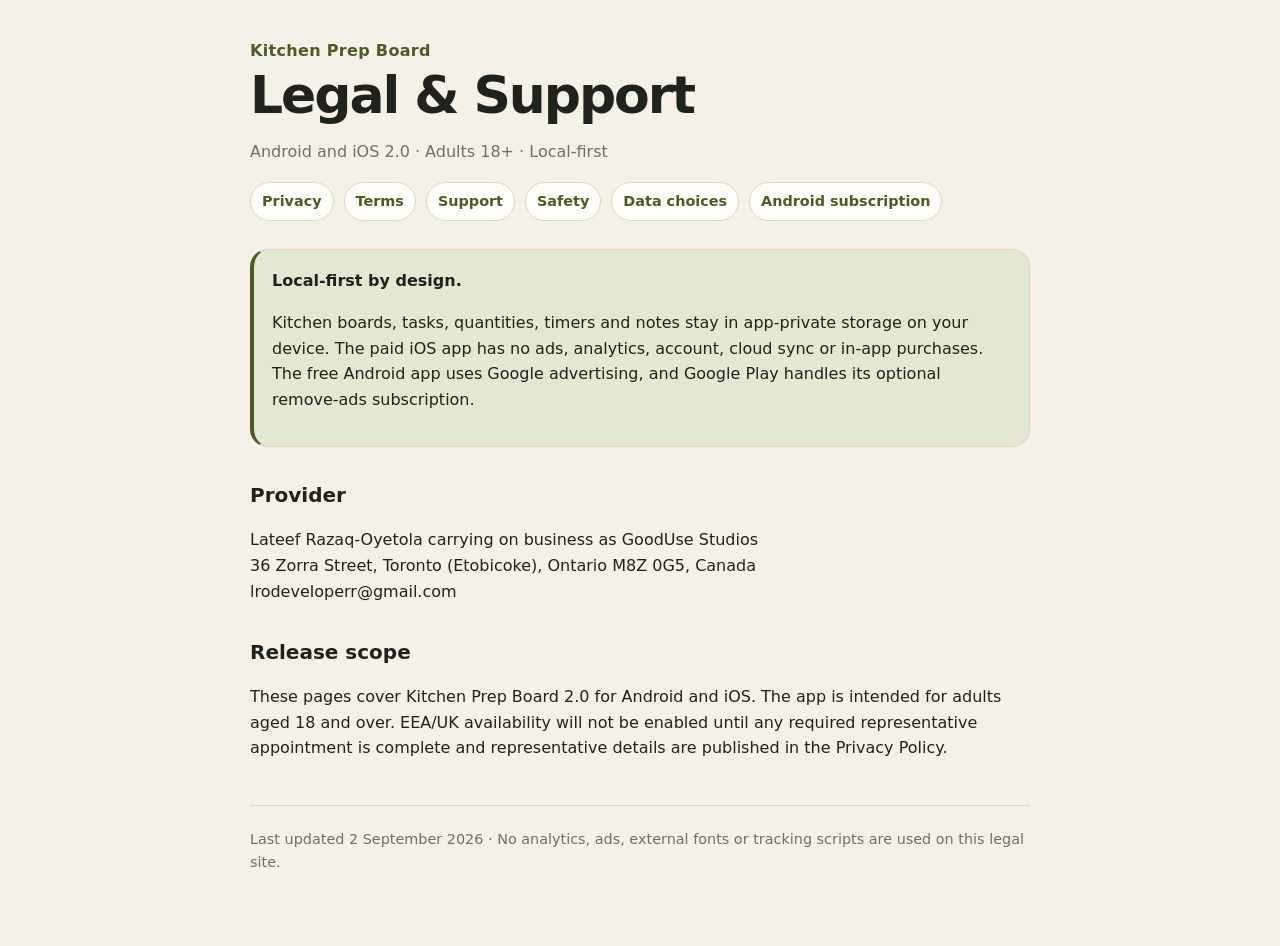
<file: docs/index.html>
<!doctype html><html lang="en"><head><meta charset="utf-8"><meta name="viewport" content="width=device-width,initial-scale=1"><meta name="description" content="Kitchen Prep Board legal, privacy and support information"><title>Kitchen Prep Board · Legal & Support</title><link rel="stylesheet" href="./assets/style.css"></head><body><main><header><div class="brand">Kitchen Prep Board</div><h1>Legal & Support</h1><p class="muted">Android and iOS 2.0 · Adults 18+ · Local-first</p><nav class="nav"><a href="./privacy/">Privacy</a><a href="./terms/">Terms</a><a href="./support/">Support</a><a href="./safety/">Safety</a><a href="./data-choices/">Data choices</a><a href="./subscription/">Android subscription</a></nav></header><section class="card notice"><strong>Local-first by design.</strong><p>Kitchen boards, tasks, quantities, timers and notes stay in app-private storage on your device. The paid iOS app has no ads, analytics, account, cloud sync or in-app purchases. The free Android app uses Google advertising, and Google Play handles its optional remove-ads subscription.</p></section><h2>Provider</h2><p class="contact">Lateef Razaq-Oyetola carrying on business as GoodUse Studios<br>36 Zorra Street, Toronto (Etobicoke), Ontario M8Z 0G5, Canada<br>lrodeveloperr@gmail.com</p><h2>Release scope</h2><p>These pages cover Kitchen Prep Board 2.0 for Android and iOS. The app is intended for adults aged 18 and over. EEA/UK availability will not be enabled until any required representative appointment is complete and representative details are published in the Privacy Policy.</p><footer>Last updated 2 September 2026 · No analytics, ads, external fonts or tracking scripts are used on this legal site.</footer></main></body></html>
</file>
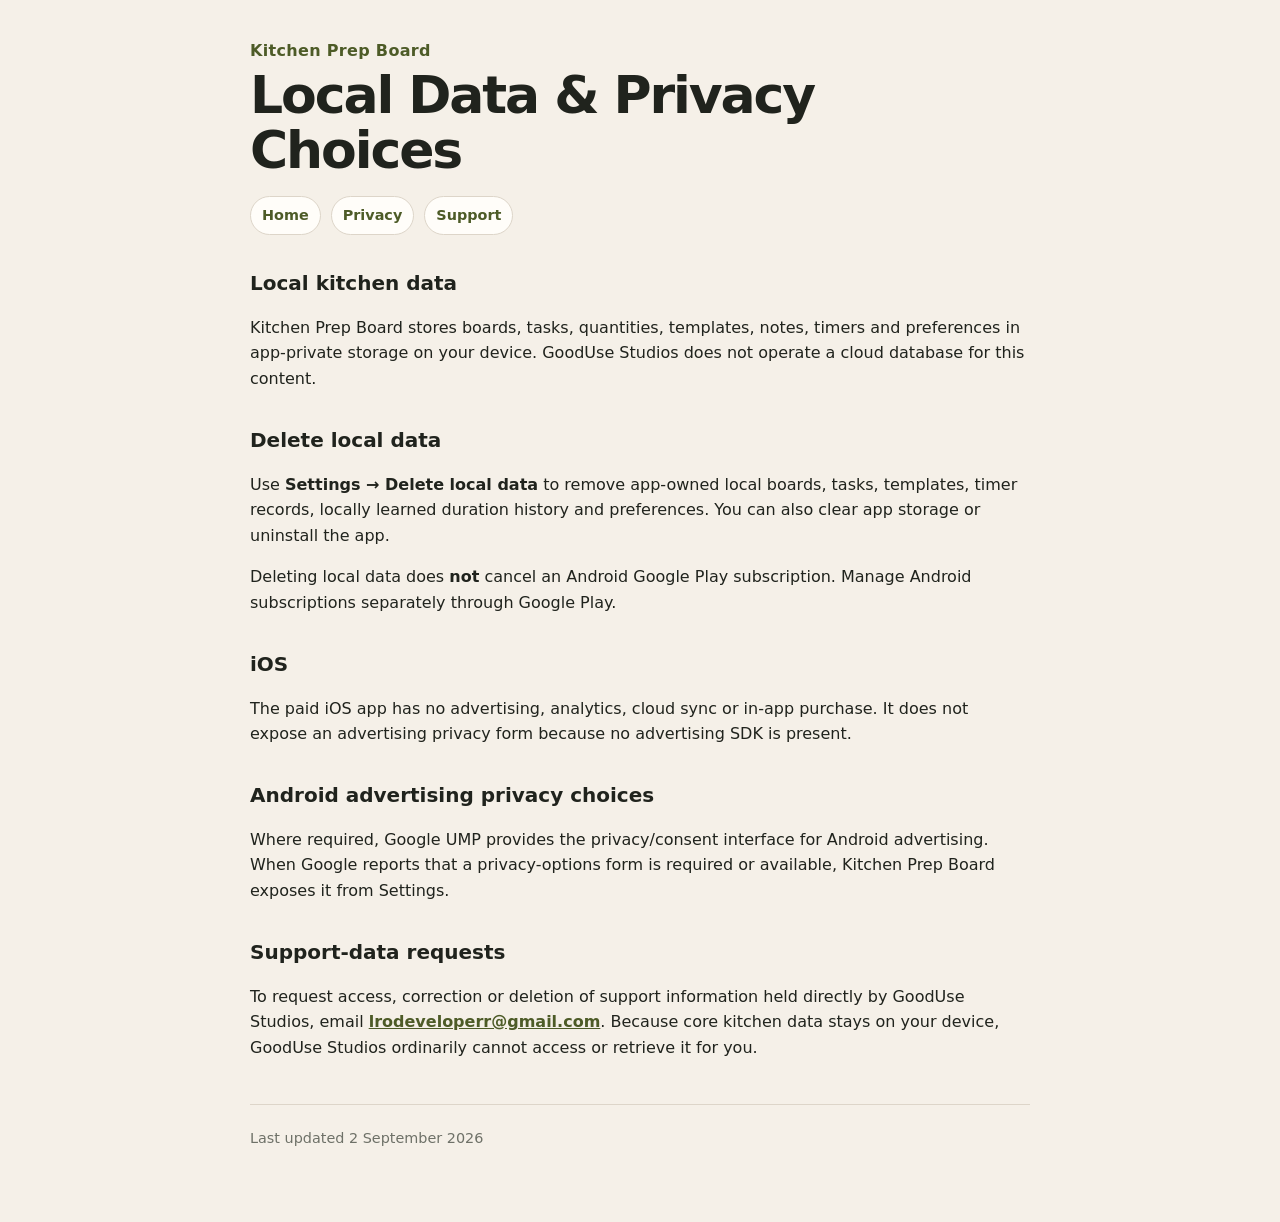
<file: docs/data-choices/index.html>
<!doctype html><html lang="en"><head><meta charset="utf-8"><meta name="viewport" content="width=device-width,initial-scale=1"><title>Local Data & Privacy Choices · Kitchen Prep Board</title><link rel="stylesheet" href="../assets/style.css"></head><body><main><header><div class="brand">Kitchen Prep Board</div><h1>Local Data & Privacy Choices</h1><nav class="nav"><a href="../">Home</a><a href="../privacy/">Privacy</a><a href="../support/">Support</a></nav></header><h2>Local kitchen data</h2><p>Kitchen Prep Board stores boards, tasks, quantities, templates, notes, timers and preferences in app-private storage on your device. GoodUse Studios does not operate a cloud database for this content.</p><h2>Delete local data</h2><p>Use <strong>Settings → Delete local data</strong> to remove app-owned local boards, tasks, templates, timer records, locally learned duration history and preferences. You can also clear app storage or uninstall the app.</p><p>Deleting local data does <strong>not</strong> cancel an Android Google Play subscription. Manage Android subscriptions separately through Google Play.</p><h2>iOS</h2><p>The paid iOS app has no advertising, analytics, cloud sync or in-app purchase. It does not expose an advertising privacy form because no advertising SDK is present.</p><h2>Android advertising privacy choices</h2><p>Where required, Google UMP provides the privacy/consent interface for Android advertising. When Google reports that a privacy-options form is required or available, Kitchen Prep Board exposes it from Settings.</p><h2>Support-data requests</h2><p>To request access, correction or deletion of support information held directly by GoodUse Studios, email <a href="mailto:lrodeveloperr@gmail.com?subject=Kitchen%20Prep%20Board%20Privacy%20Request">lrodeveloperr@gmail.com</a>. Because core kitchen data stays on your device, GoodUse Studios ordinarily cannot access or retrieve it for you.</p><footer>Last updated 2 September 2026</footer></main></body></html>
</file>
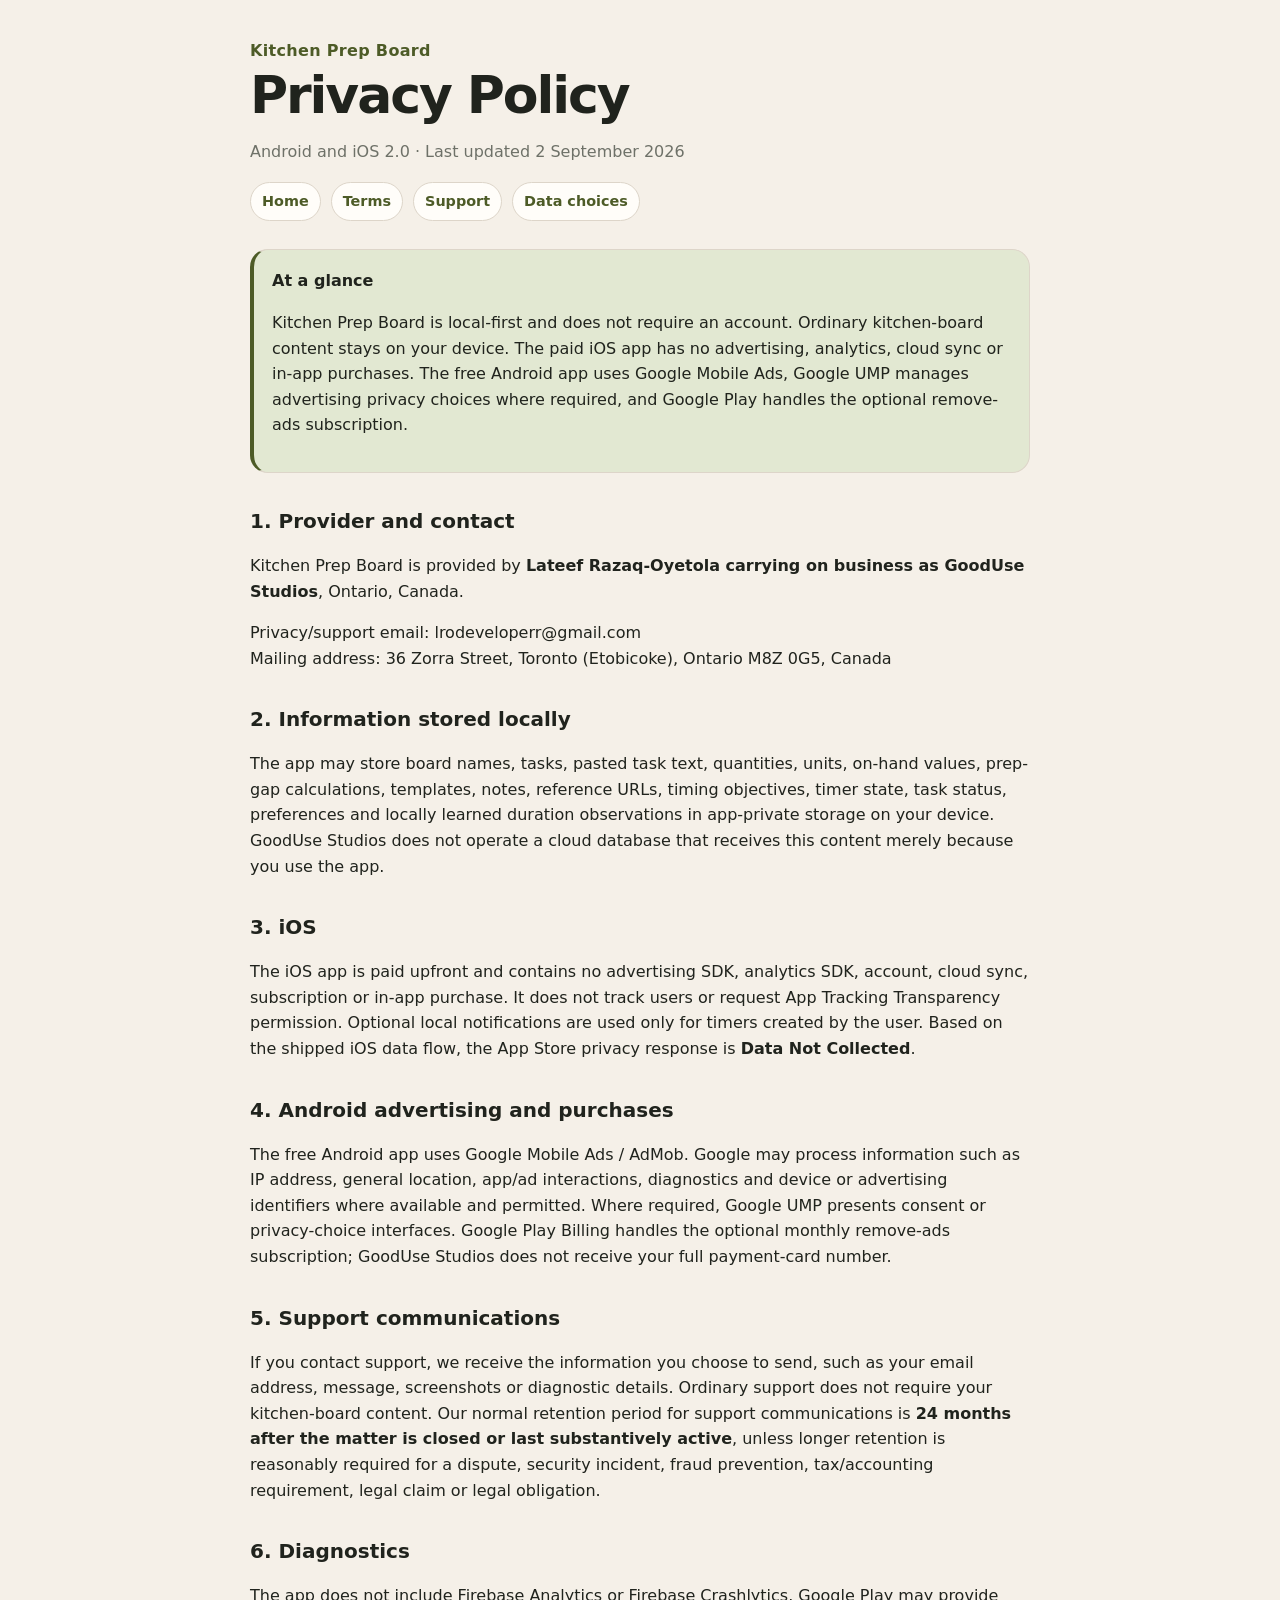
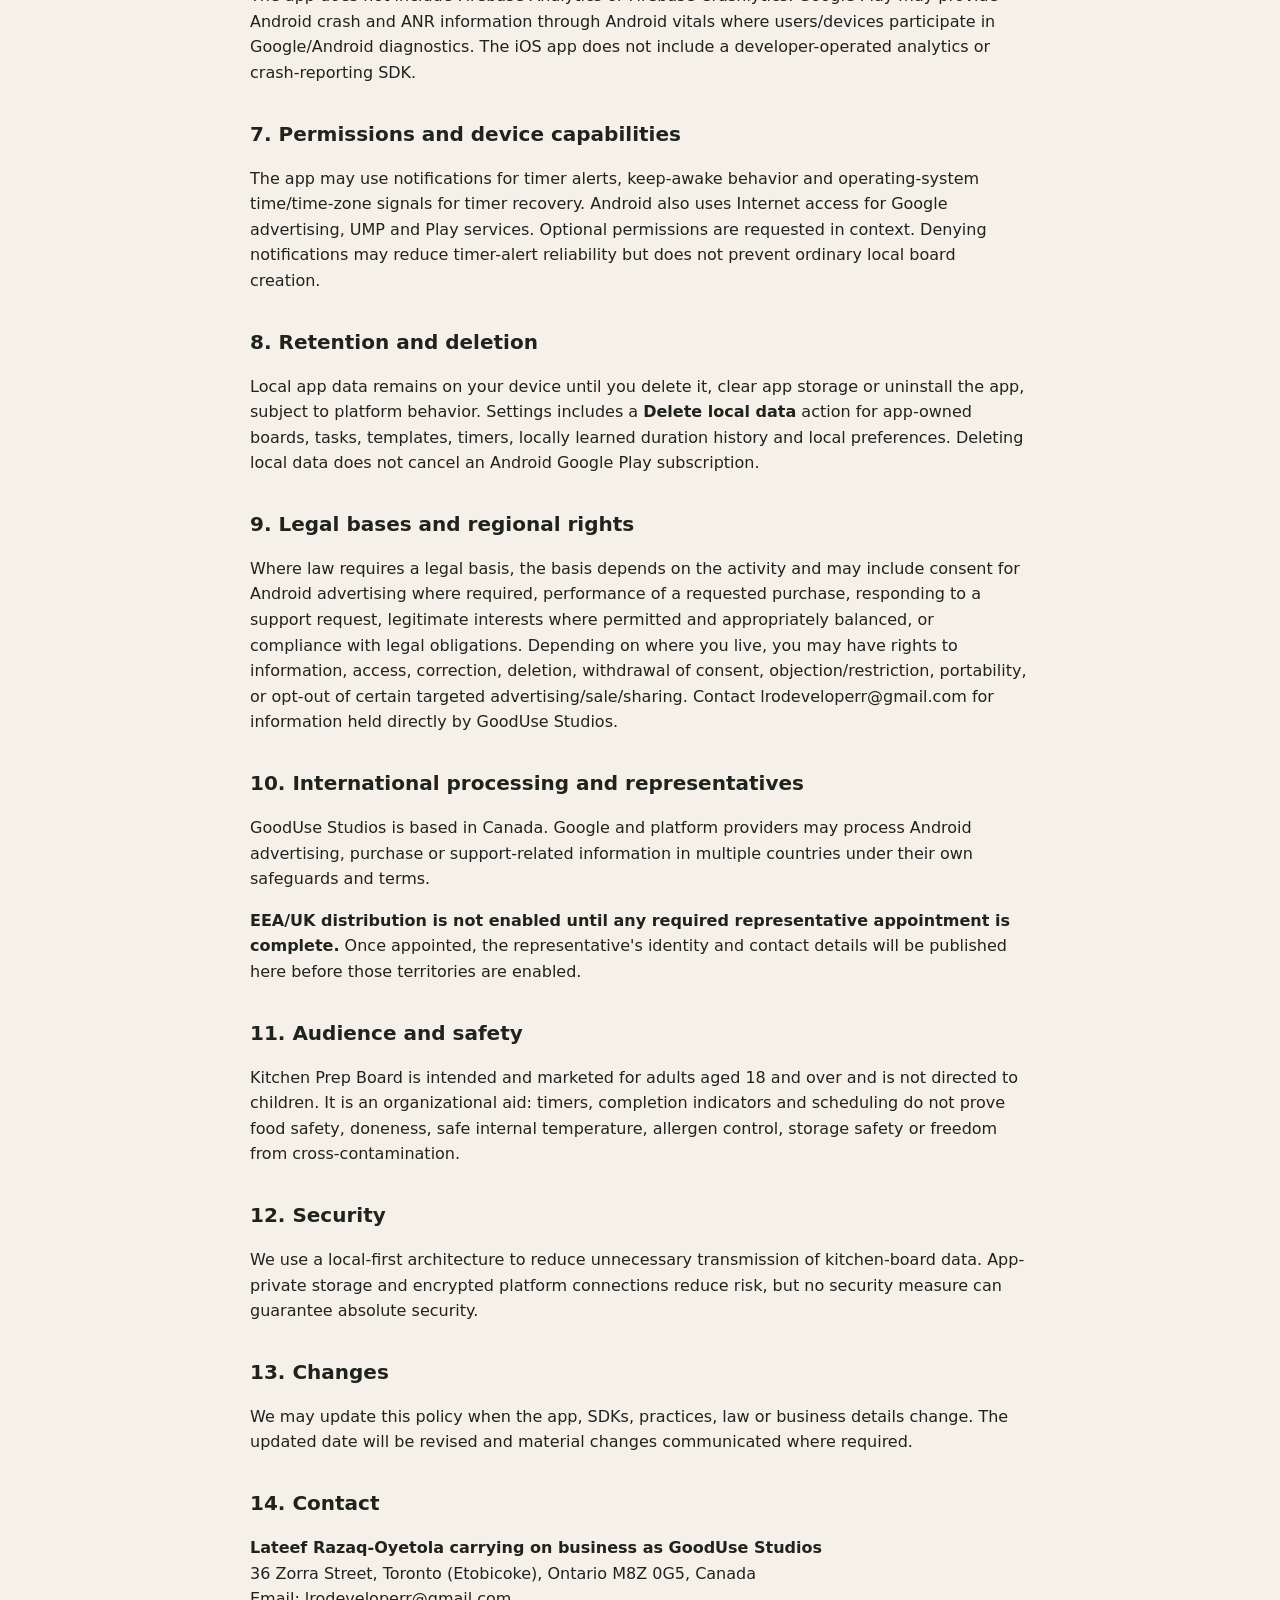
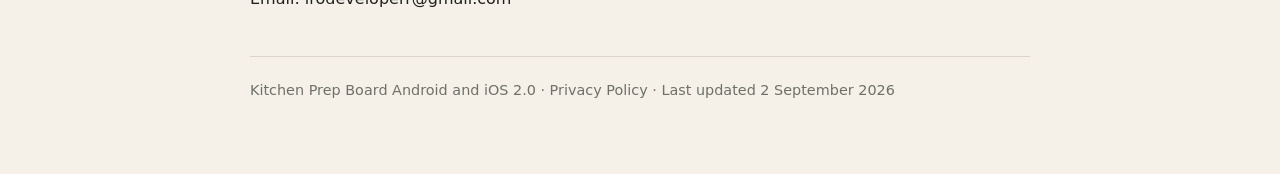
<file: docs/privacy/index.html>
<!doctype html><html lang="en"><head><meta charset="utf-8"><meta name="viewport" content="width=device-width,initial-scale=1"><meta name="description" content="Kitchen Prep Board Privacy Policy"><title>Privacy Policy · Kitchen Prep Board</title><link rel="stylesheet" href="../assets/style.css"></head><body><main><header><div class="brand">Kitchen Prep Board</div><h1>Privacy Policy</h1><p class="muted">Android and iOS 2.0 · Last updated 2 September 2026</p><nav class="nav"><a href="../">Home</a><a href="../terms/">Terms</a><a href="../support/">Support</a><a href="../data-choices/">Data choices</a></nav></header><section class="card notice"><strong>At a glance</strong><p>Kitchen Prep Board is local-first and does not require an account. Ordinary kitchen-board content stays on your device. The paid iOS app has no advertising, analytics, cloud sync or in-app purchases. The free Android app uses Google Mobile Ads, Google UMP manages advertising privacy choices where required, and Google Play handles the optional remove-ads subscription.</p></section><h2>1. Provider and contact</h2><p>Kitchen Prep Board is provided by <strong>Lateef Razaq-Oyetola carrying on business as GoodUse Studios</strong>, Ontario, Canada.</p><p class="contact">Privacy/support email: lrodeveloperr@gmail.com<br>Mailing address: 36 Zorra Street, Toronto (Etobicoke), Ontario M8Z 0G5, Canada</p><h2>2. Information stored locally</h2><p>The app may store board names, tasks, pasted task text, quantities, units, on-hand values, prep-gap calculations, templates, notes, reference URLs, timing objectives, timer state, task status, preferences and locally learned duration observations in app-private storage on your device. GoodUse Studios does not operate a cloud database that receives this content merely because you use the app.</p><h2>3. iOS</h2><p>The iOS app is paid upfront and contains no advertising SDK, analytics SDK, account, cloud sync, subscription or in-app purchase. It does not track users or request App Tracking Transparency permission. Optional local notifications are used only for timers created by the user. Based on the shipped iOS data flow, the App Store privacy response is <strong>Data Not Collected</strong>.</p><h2>4. Android advertising and purchases</h2><p>The free Android app uses Google Mobile Ads / AdMob. Google may process information such as IP address, general location, app/ad interactions, diagnostics and device or advertising identifiers where available and permitted. Where required, Google UMP presents consent or privacy-choice interfaces. Google Play Billing handles the optional monthly remove-ads subscription; GoodUse Studios does not receive your full payment-card number.</p><h2>5. Support communications</h2><p>If you contact support, we receive the information you choose to send, such as your email address, message, screenshots or diagnostic details. Ordinary support does not require your kitchen-board content. Our normal retention period for support communications is <strong>24 months after the matter is closed or last substantively active</strong>, unless longer retention is reasonably required for a dispute, security incident, fraud prevention, tax/accounting requirement, legal claim or legal obligation.</p><h2>6. Diagnostics</h2><p>The app does not include Firebase Analytics or Firebase Crashlytics. Google Play may provide Android crash and ANR information through Android vitals where users/devices participate in Google/Android diagnostics. The iOS app does not include a developer-operated analytics or crash-reporting SDK.</p><h2>7. Permissions and device capabilities</h2><p>The app may use notifications for timer alerts, keep-awake behavior and operating-system time/time-zone signals for timer recovery. Android also uses Internet access for Google advertising, UMP and Play services. Optional permissions are requested in context. Denying notifications may reduce timer-alert reliability but does not prevent ordinary local board creation.</p><h2>8. Retention and deletion</h2><p>Local app data remains on your device until you delete it, clear app storage or uninstall the app, subject to platform behavior. Settings includes a <strong>Delete local data</strong> action for app-owned boards, tasks, templates, timers, locally learned duration history and local preferences. Deleting local data does not cancel an Android Google Play subscription.</p><h2>9. Legal bases and regional rights</h2><p>Where law requires a legal basis, the basis depends on the activity and may include consent for Android advertising where required, performance of a requested purchase, responding to a support request, legitimate interests where permitted and appropriately balanced, or compliance with legal obligations. Depending on where you live, you may have rights to information, access, correction, deletion, withdrawal of consent, objection/restriction, portability, or opt-out of certain targeted advertising/sale/sharing. Contact lrodeveloperr@gmail.com for information held directly by GoodUse Studios.</p><h2>10. International processing and representatives</h2><p>GoodUse Studios is based in Canada. Google and platform providers may process Android advertising, purchase or support-related information in multiple countries under their own safeguards and terms.</p><p><strong>EEA/UK distribution is not enabled until any required representative appointment is complete.</strong> Once appointed, the representative's identity and contact details will be published here before those territories are enabled.</p><h2>11. Audience and safety</h2><p>Kitchen Prep Board is intended and marketed for adults aged 18 and over and is not directed to children. It is an organizational aid: timers, completion indicators and scheduling do not prove food safety, doneness, safe internal temperature, allergen control, storage safety or freedom from cross-contamination.</p><h2>12. Security</h2><p>We use a local-first architecture to reduce unnecessary transmission of kitchen-board data. App-private storage and encrypted platform connections reduce risk, but no security measure can guarantee absolute security.</p><h2>13. Changes</h2><p>We may update this policy when the app, SDKs, practices, law or business details change. The updated date will be revised and material changes communicated where required.</p><h2>14. Contact</h2><p class="contact"><strong>Lateef Razaq-Oyetola carrying on business as GoodUse Studios</strong><br>36 Zorra Street, Toronto (Etobicoke), Ontario M8Z 0G5, Canada<br>Email: lrodeveloperr@gmail.com</p><footer>Kitchen Prep Board Android and iOS 2.0 · Privacy Policy · Last updated 2 September 2026</footer></main></body></html>
</file>
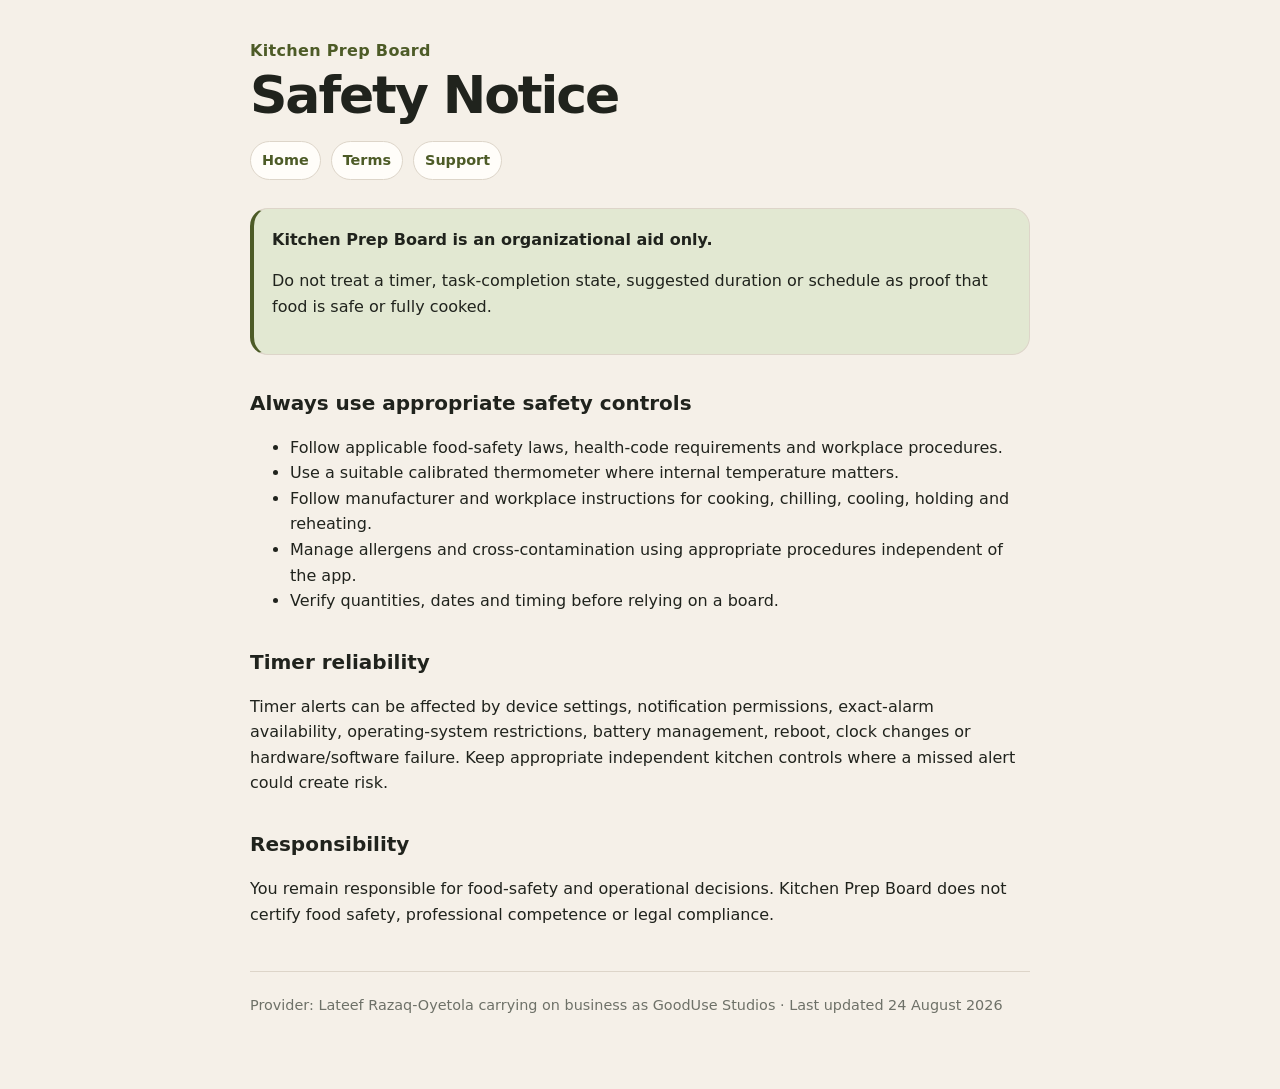
<file: docs/safety/index.html>
<!doctype html><html lang="en"><head><meta charset="utf-8"><meta name="viewport" content="width=device-width,initial-scale=1"><title>Safety Notice · Kitchen Prep Board</title><link rel="stylesheet" href="../assets/style.css"></head><body><main><header><div class="brand">Kitchen Prep Board</div><h1>Safety Notice</h1><nav class="nav"><a href="../">Home</a><a href="../terms/">Terms</a><a href="../support/">Support</a></nav></header><section class="card notice"><strong>Kitchen Prep Board is an organizational aid only.</strong><p>Do not treat a timer, task-completion state, suggested duration or schedule as proof that food is safe or fully cooked.</p></section><h2>Always use appropriate safety controls</h2><ul><li>Follow applicable food-safety laws, health-code requirements and workplace procedures.</li><li>Use a suitable calibrated thermometer where internal temperature matters.</li><li>Follow manufacturer and workplace instructions for cooking, chilling, cooling, holding and reheating.</li><li>Manage allergens and cross-contamination using appropriate procedures independent of the app.</li><li>Verify quantities, dates and timing before relying on a board.</li></ul><h2>Timer reliability</h2><p>Timer alerts can be affected by device settings, notification permissions, exact-alarm availability, operating-system restrictions, battery management, reboot, clock changes or hardware/software failure. Keep appropriate independent kitchen controls where a missed alert could create risk.</p><h2>Responsibility</h2><p>You remain responsible for food-safety and operational decisions. Kitchen Prep Board does not certify food safety, professional competence or legal compliance.</p><footer>Provider: Lateef Razaq-Oyetola carrying on business as GoodUse Studios · Last updated 24 August 2026</footer></main></body></html>
</file>
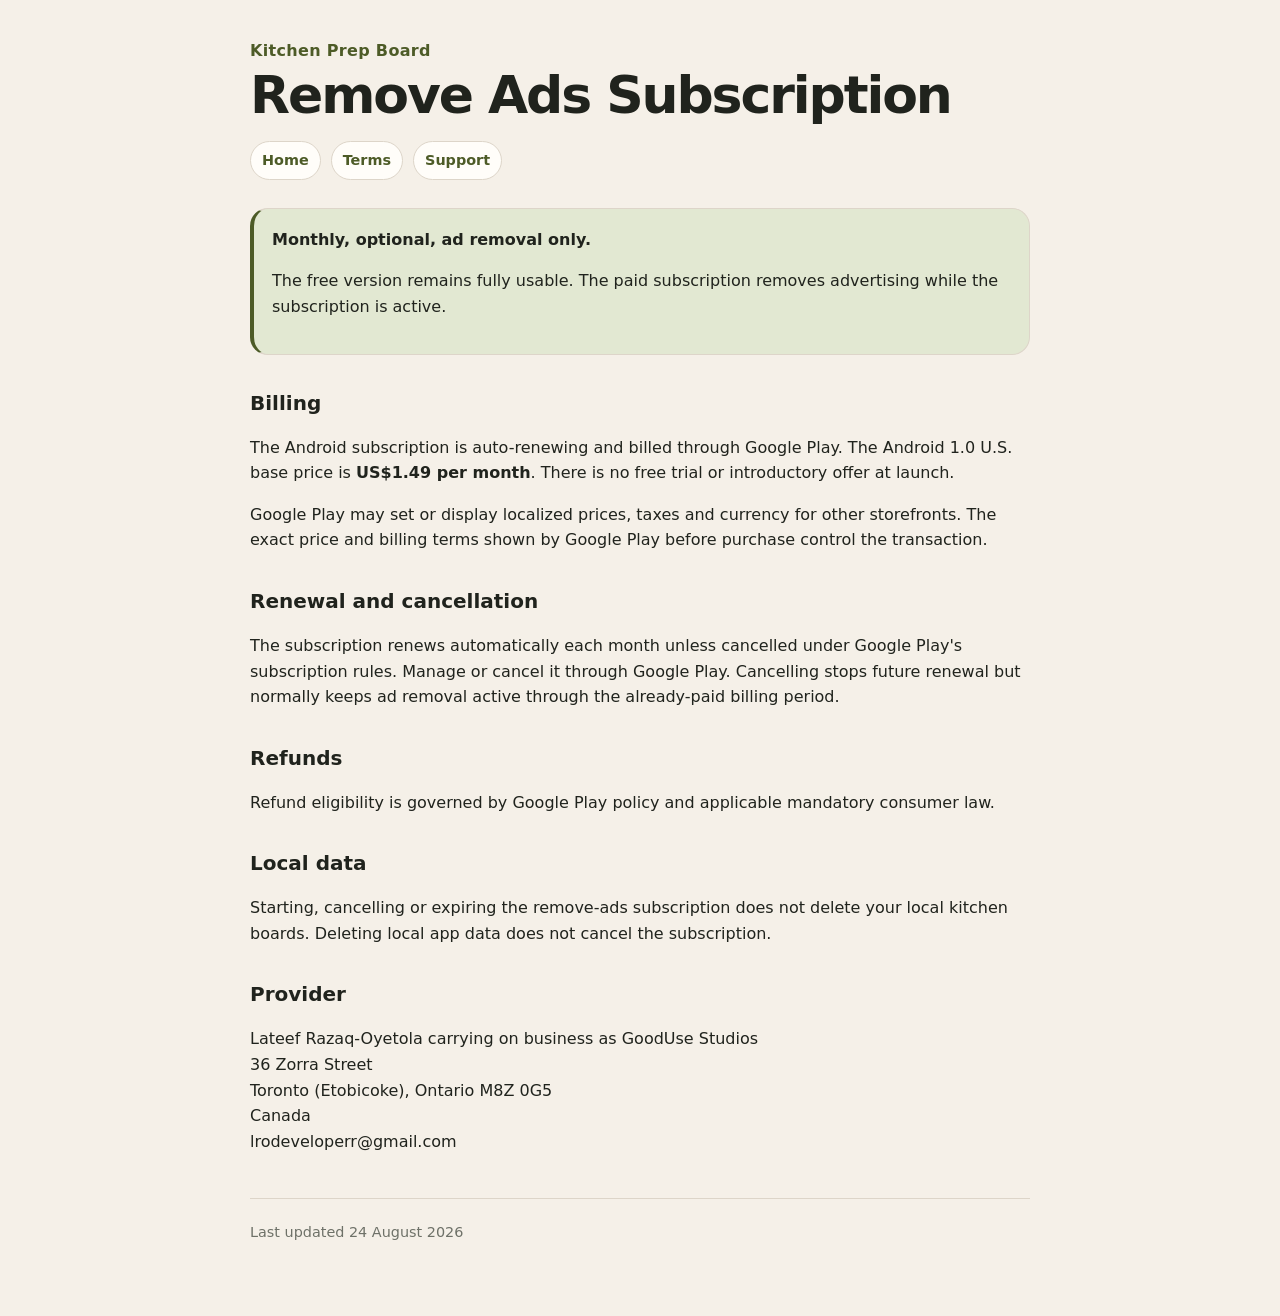
<file: docs/subscription/index.html>
<!doctype html><html lang="en"><head><meta charset="utf-8"><meta name="viewport" content="width=device-width,initial-scale=1"><title>Remove Ads Subscription · Kitchen Prep Board</title><link rel="stylesheet" href="../assets/style.css"></head><body><main><header><div class="brand">Kitchen Prep Board</div><h1>Remove Ads Subscription</h1><nav class="nav"><a href="../">Home</a><a href="../terms/">Terms</a><a href="../support/">Support</a></nav></header><section class="card notice"><strong>Monthly, optional, ad removal only.</strong><p>The free version remains fully usable. The paid subscription removes advertising while the subscription is active.</p></section><h2>Billing</h2><p>The Android subscription is auto-renewing and billed through Google Play. The Android 1.0 U.S. base price is <strong>US$1.49 per month</strong>. There is no free trial or introductory offer at launch.</p><p>Google Play may set or display localized prices, taxes and currency for other storefronts. The exact price and billing terms shown by Google Play before purchase control the transaction.</p><h2>Renewal and cancellation</h2><p>The subscription renews automatically each month unless cancelled under Google Play's subscription rules. Manage or cancel it through Google Play. Cancelling stops future renewal but normally keeps ad removal active through the already-paid billing period.</p><h2>Refunds</h2><p>Refund eligibility is governed by Google Play policy and applicable mandatory consumer law.</p><h2>Local data</h2><p>Starting, cancelling or expiring the remove-ads subscription does not delete your local kitchen boards. Deleting local app data does not cancel the subscription.</p><h2>Provider</h2><p class="contact">Lateef Razaq-Oyetola carrying on business as GoodUse Studios
36 Zorra Street
Toronto (Etobicoke), Ontario M8Z 0G5
Canada
lrodeveloperr@gmail.com</p><footer>Last updated 24 August 2026</footer></main></body></html>
</file>
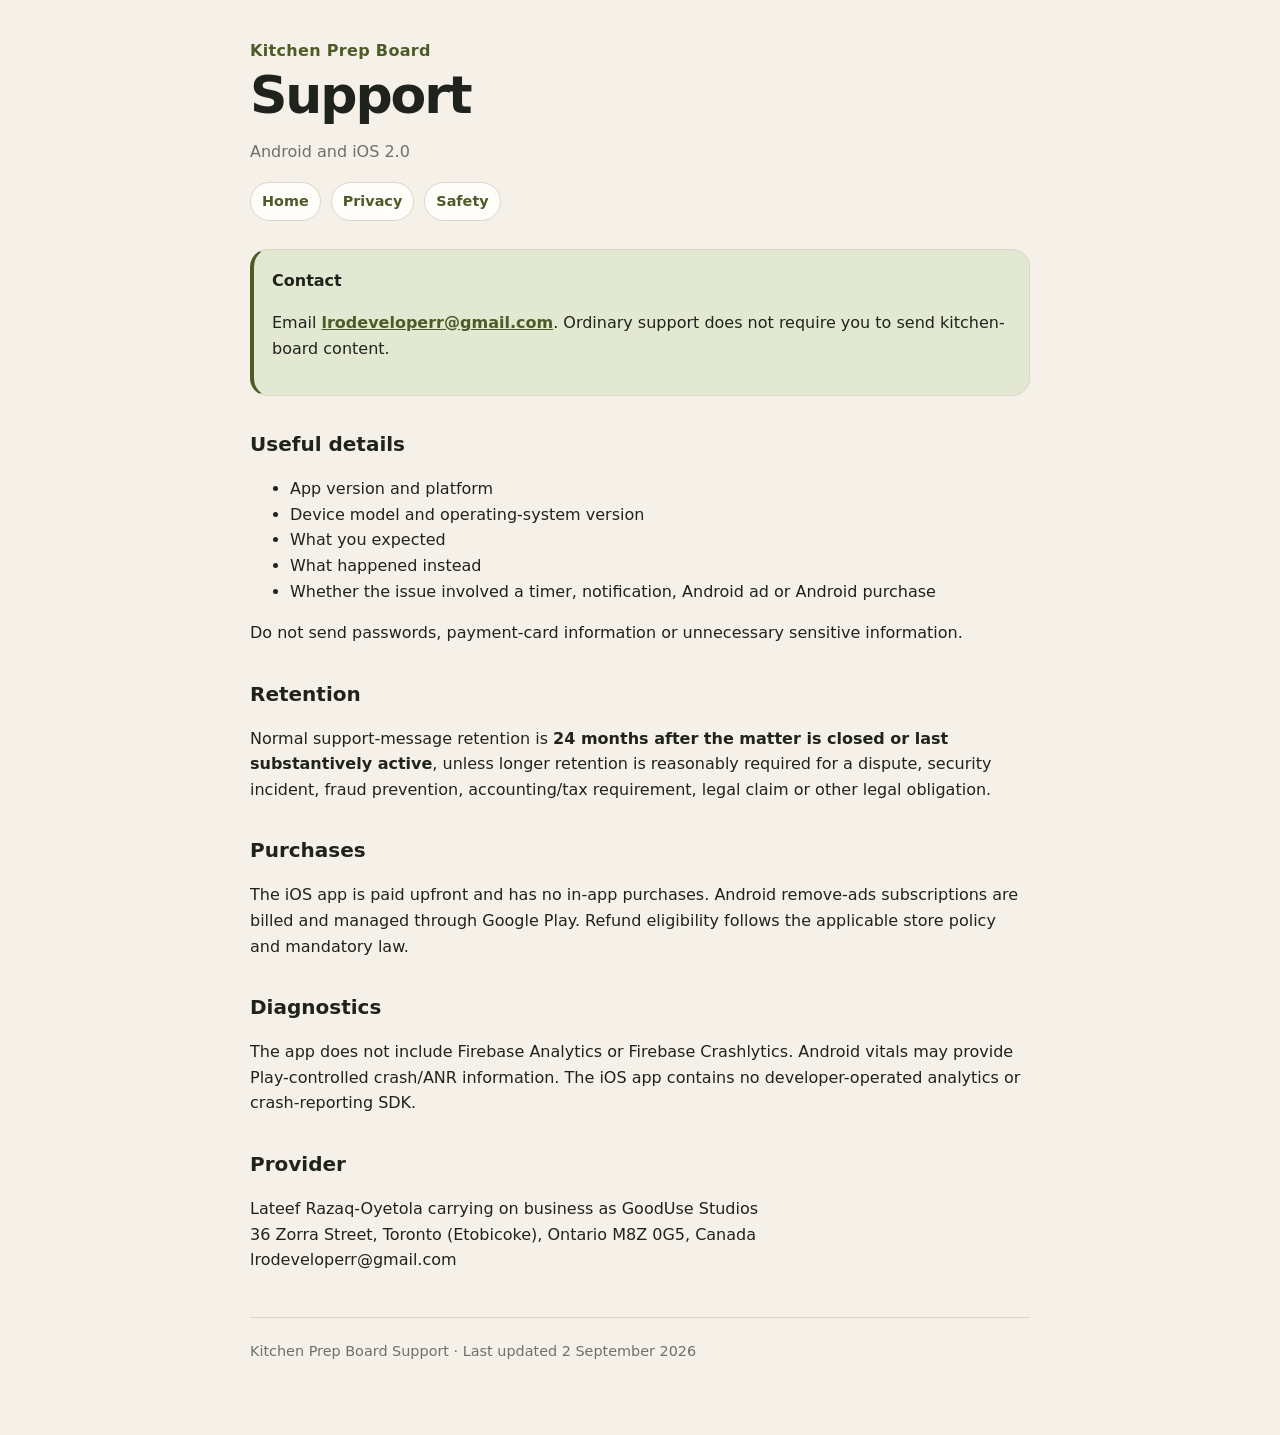
<file: docs/support/index.html>
<!doctype html><html lang="en"><head><meta charset="utf-8"><meta name="viewport" content="width=device-width,initial-scale=1"><title>Support · Kitchen Prep Board</title><link rel="stylesheet" href="../assets/style.css"></head><body><main><header><div class="brand">Kitchen Prep Board</div><h1>Support</h1><p class="muted">Android and iOS 2.0</p><nav class="nav"><a href="../">Home</a><a href="../privacy/">Privacy</a><a href="../safety/">Safety</a></nav></header><section class="card notice"><strong>Contact</strong><p>Email <a href="mailto:lrodeveloperr@gmail.com?subject=Kitchen%20Prep%20Board%20Support">lrodeveloperr@gmail.com</a>. Ordinary support does not require you to send kitchen-board content.</p></section><h2>Useful details</h2><ul><li>App version and platform</li><li>Device model and operating-system version</li><li>What you expected</li><li>What happened instead</li><li>Whether the issue involved a timer, notification, Android ad or Android purchase</li></ul><p>Do not send passwords, payment-card information or unnecessary sensitive information.</p><h2>Retention</h2><p>Normal support-message retention is <strong>24 months after the matter is closed or last substantively active</strong>, unless longer retention is reasonably required for a dispute, security incident, fraud prevention, accounting/tax requirement, legal claim or other legal obligation.</p><h2>Purchases</h2><p>The iOS app is paid upfront and has no in-app purchases. Android remove-ads subscriptions are billed and managed through Google Play. Refund eligibility follows the applicable store policy and mandatory law.</p><h2>Diagnostics</h2><p>The app does not include Firebase Analytics or Firebase Crashlytics. Android vitals may provide Play-controlled crash/ANR information. The iOS app contains no developer-operated analytics or crash-reporting SDK.</p><h2>Provider</h2><p class="contact">Lateef Razaq-Oyetola carrying on business as GoodUse Studios<br>36 Zorra Street, Toronto (Etobicoke), Ontario M8Z 0G5, Canada<br>lrodeveloperr@gmail.com</p><footer>Kitchen Prep Board Support · Last updated 2 September 2026</footer></main></body></html>
</file>
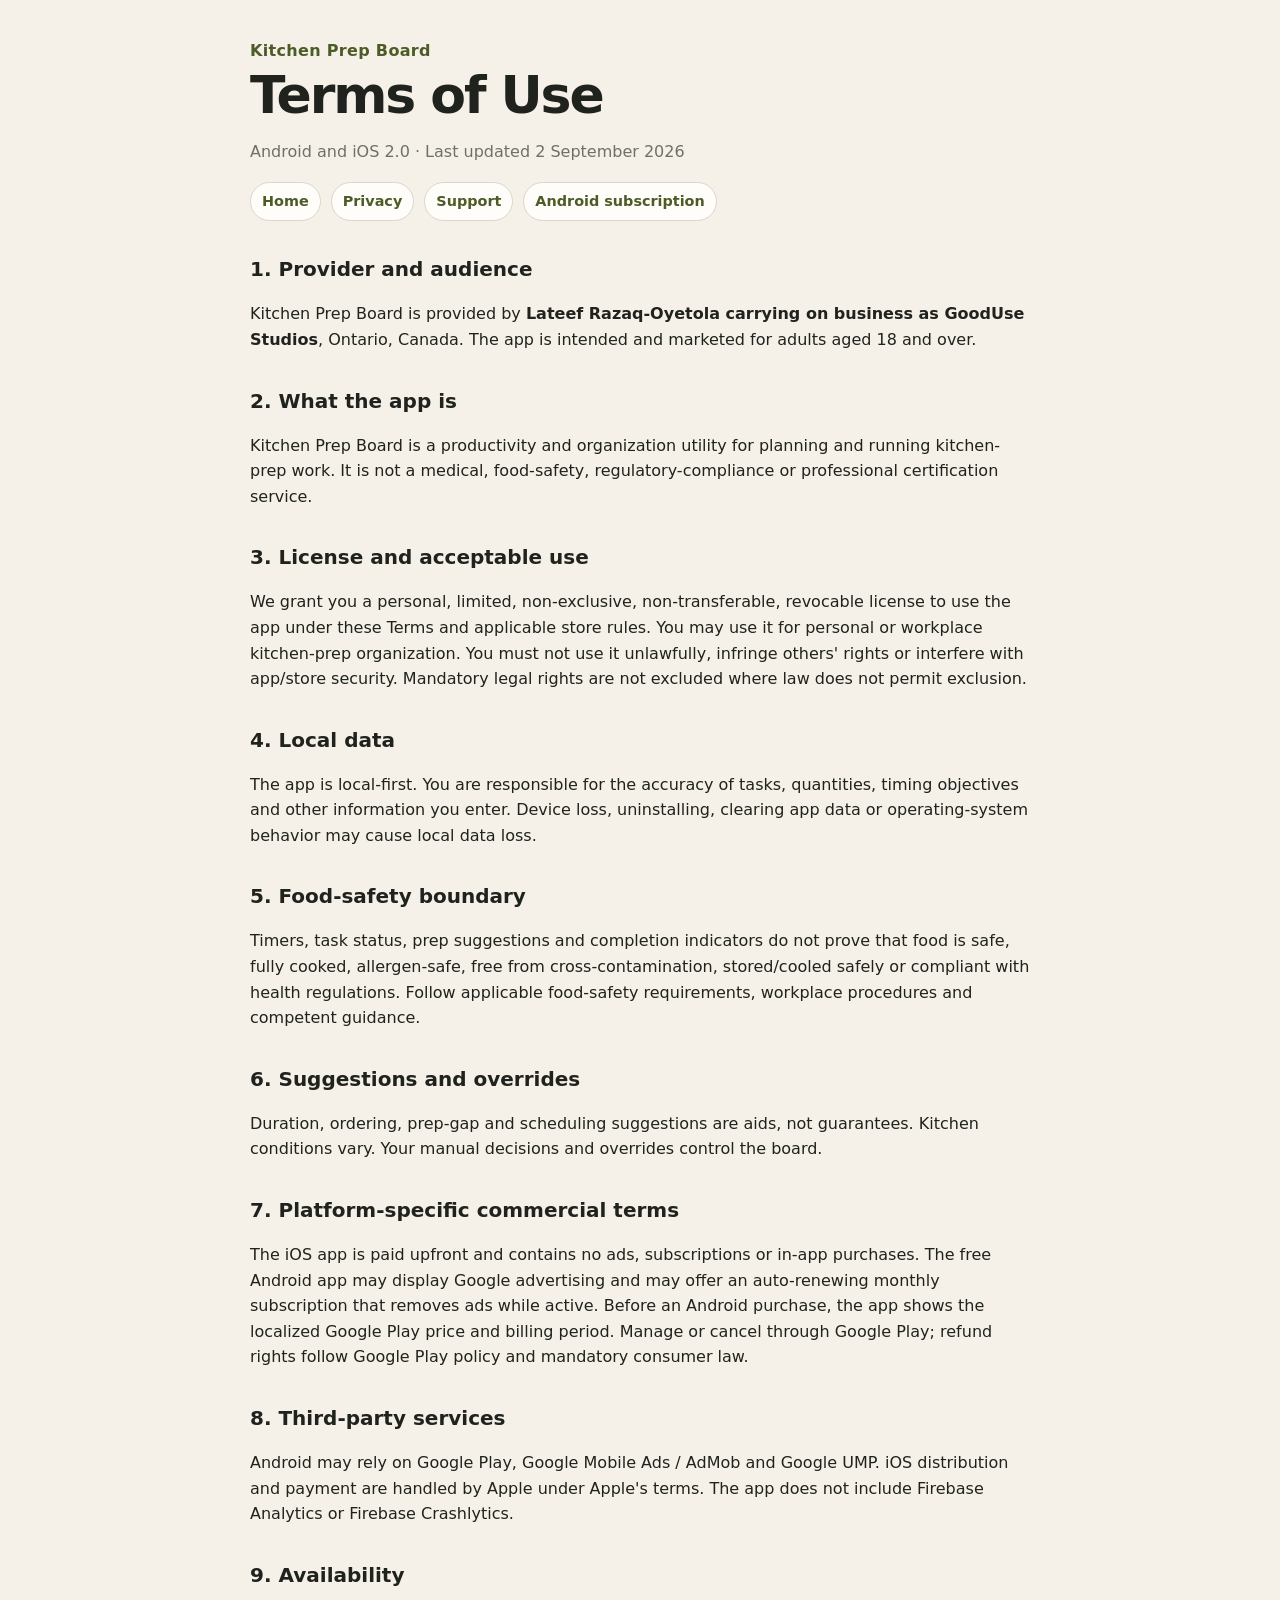
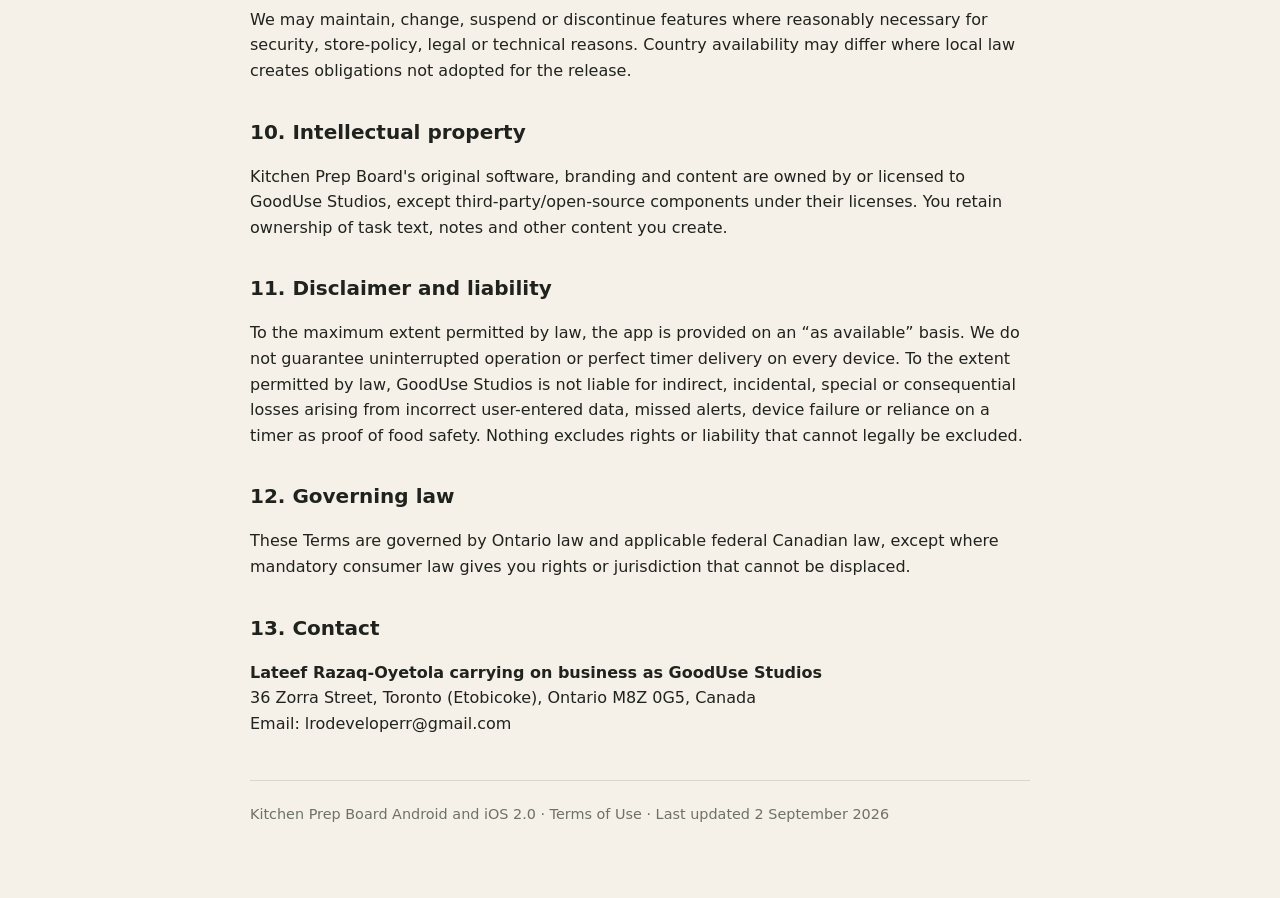
<file: docs/terms/index.html>
<!doctype html><html lang="en"><head><meta charset="utf-8"><meta name="viewport" content="width=device-width,initial-scale=1"><title>Terms of Use · Kitchen Prep Board</title><link rel="stylesheet" href="../assets/style.css"></head><body><main><header><div class="brand">Kitchen Prep Board</div><h1>Terms of Use</h1><p class="muted">Android and iOS 2.0 · Last updated 2 September 2026</p><nav class="nav"><a href="../">Home</a><a href="../privacy/">Privacy</a><a href="../support/">Support</a><a href="../subscription/">Android subscription</a></nav></header><h2>1. Provider and audience</h2><p>Kitchen Prep Board is provided by <strong>Lateef Razaq-Oyetola carrying on business as GoodUse Studios</strong>, Ontario, Canada. The app is intended and marketed for adults aged 18 and over.</p><h2>2. What the app is</h2><p>Kitchen Prep Board is a productivity and organization utility for planning and running kitchen-prep work. It is not a medical, food-safety, regulatory-compliance or professional certification service.</p><h2>3. License and acceptable use</h2><p>We grant you a personal, limited, non-exclusive, non-transferable, revocable license to use the app under these Terms and applicable store rules. You may use it for personal or workplace kitchen-prep organization. You must not use it unlawfully, infringe others' rights or interfere with app/store security. Mandatory legal rights are not excluded where law does not permit exclusion.</p><h2>4. Local data</h2><p>The app is local-first. You are responsible for the accuracy of tasks, quantities, timing objectives and other information you enter. Device loss, uninstalling, clearing app data or operating-system behavior may cause local data loss.</p><h2>5. Food-safety boundary</h2><p>Timers, task status, prep suggestions and completion indicators do not prove that food is safe, fully cooked, allergen-safe, free from cross-contamination, stored/cooled safely or compliant with health regulations. Follow applicable food-safety requirements, workplace procedures and competent guidance.</p><h2>6. Suggestions and overrides</h2><p>Duration, ordering, prep-gap and scheduling suggestions are aids, not guarantees. Kitchen conditions vary. Your manual decisions and overrides control the board.</p><h2>7. Platform-specific commercial terms</h2><p>The iOS app is paid upfront and contains no ads, subscriptions or in-app purchases. The free Android app may display Google advertising and may offer an auto-renewing monthly subscription that removes ads while active. Before an Android purchase, the app shows the localized Google Play price and billing period. Manage or cancel through Google Play; refund rights follow Google Play policy and mandatory consumer law.</p><h2>8. Third-party services</h2><p>Android may rely on Google Play, Google Mobile Ads / AdMob and Google UMP. iOS distribution and payment are handled by Apple under Apple's terms. The app does not include Firebase Analytics or Firebase Crashlytics.</p><h2>9. Availability</h2><p>We may maintain, change, suspend or discontinue features where reasonably necessary for security, store-policy, legal or technical reasons. Country availability may differ where local law creates obligations not adopted for the release.</p><h2>10. Intellectual property</h2><p>Kitchen Prep Board's original software, branding and content are owned by or licensed to GoodUse Studios, except third-party/open-source components under their licenses. You retain ownership of task text, notes and other content you create.</p><h2>11. Disclaimer and liability</h2><p>To the maximum extent permitted by law, the app is provided on an “as available” basis. We do not guarantee uninterrupted operation or perfect timer delivery on every device. To the extent permitted by law, GoodUse Studios is not liable for indirect, incidental, special or consequential losses arising from incorrect user-entered data, missed alerts, device failure or reliance on a timer as proof of food safety. Nothing excludes rights or liability that cannot legally be excluded.</p><h2>12. Governing law</h2><p>These Terms are governed by Ontario law and applicable federal Canadian law, except where mandatory consumer law gives you rights or jurisdiction that cannot be displaced.</p><h2>13. Contact</h2><p class="contact"><strong>Lateef Razaq-Oyetola carrying on business as GoodUse Studios</strong><br>36 Zorra Street, Toronto (Etobicoke), Ontario M8Z 0G5, Canada<br>Email: lrodeveloperr@gmail.com</p><footer>Kitchen Prep Board Android and iOS 2.0 · Terms of Use · Last updated 2 September 2026</footer></main></body></html>
</file>
<file: docs/assets/style.css>
:root{--bg:#f5f0e8;--surface:#fffdf9;--ink:#20231d;--muted:#6e7168;--line:#ddd5c9;--olive:#4d5b27;--soft:#e2e8d2;--warn:#8a432f}*{box-sizing:border-box}html{color-scheme:light}body{margin:0;background:var(--bg);color:var(--ink);font-family:system-ui,-apple-system,BlinkMacSystemFont,"Segoe UI",sans-serif;line-height:1.6}main{max-width:820px;margin:0 auto;padding:38px 20px 72px}header{margin-bottom:28px}.brand{font-weight:900;color:var(--olive);letter-spacing:.02em}h1{font-size:clamp(2rem,6vw,3.25rem);line-height:1.06;margin:.25rem 0 .75rem;letter-spacing:-.04em}h2{font-size:1.25rem;margin:2rem 0 .55rem}h3{font-size:1.03rem;margin:1.35rem 0 .35rem}p,li{font-size:1rem}small,.muted{color:var(--muted)}.card{background:var(--surface);border:1px solid var(--line);border-radius:18px;padding:18px;margin:18px 0}.notice{background:var(--soft);border-left:4px solid var(--olive)}a{color:var(--olive);font-weight:700}.nav{display:flex;flex-wrap:wrap;gap:10px;margin-top:18px}.nav a{background:var(--surface);border:1px solid var(--line);border-radius:999px;padding:7px 11px;text-decoration:none;font-size:.9rem}.contact{white-space:pre-line}footer{margin-top:44px;padding-top:22px;border-top:1px solid var(--line);color:var(--muted);font-size:.9rem}@media(prefers-color-scheme:dark){:root{--bg:#11140f;--surface:#1c2119;--ink:#f4f0e7;--muted:#a3a79b;--line:#363d32;--olive:#b8ca8d;--soft:#26301f}html{color-scheme:dark}}
</file>
